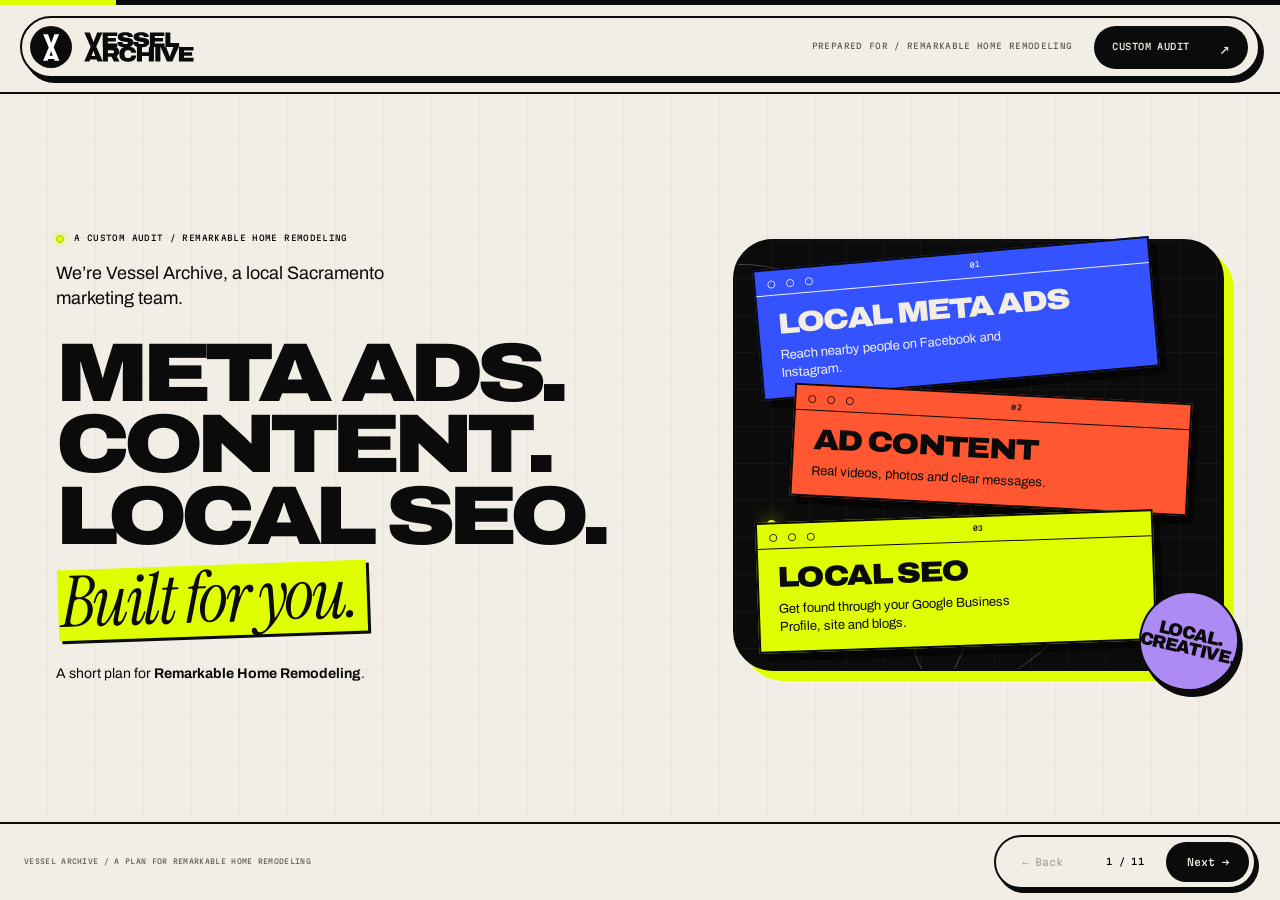
<file: index.html>
<!doctype html><html lang="en"><head><meta charset="utf-8"><meta name="viewport" content="width=device-width,initial-scale=1,viewport-fit=cover"><meta name="robots" content="noindex,nofollow"><meta name="theme-color" content="#f2eee5"><meta name="description" content="A custom local marketing plan for Remarkable Home Remodeling, by Vessel Archive."><title>Remarkable Home Remodeling × Vessel Archive</title><link rel="icon" href="assets/VA_Symbol_Black.svg" type="image/svg+xml"><link rel="preload" href="assets/archivo.woff" as="font" type="font/woff" crossorigin><link rel="stylesheet" href="styles.css?v=remarkable-2"><script src="app.js?v=remarkable-1" defer></script></head><body><div class="reading-progress" aria-hidden="true"><span id="progress"></span></div><header class="masthead"><a class="brand" href="#1" aria-label="Vessel Archive, first page"><span class="brand-disc"><img src="assets/VA_Symbol_White.svg" alt="" width="19" height="30"></span><img class="wordmark" src="assets/VA_Primary_Black.svg" alt="Vessel Archive" width="124" height="36"></a><span class="project-label mono">Prepared for / Remarkable Home Remodeling</span><span class="nav-tag mono">Custom audit <span aria-hidden="true">↗</span></span></header><main class="deck" aria-label="11-page Remarkable Home Remodeling audit"><section class="slide intro-slide graph" id="slide-1" data-page="1" tabindex="-1" aria-label="Page 1" aria-hidden="false"><div class="slide-inner"><div class="cover-grid"><div class="cover-copy"><p class="eyebrow"><span class="signal"></span>A custom audit / Remarkable Home Remodeling</p><p class="intro-note">We’re Vessel Archive, a local Sacramento marketing team.</p><h1 class="mega"><span>META ADS.</span><span>CONTENT.</span><span>LOCAL SEO.</span><em class="highlight">Built for you.</em></h1><p class="prepared">A short plan for <strong>Remarkable Home Remodeling</strong>.</p></div><div class="service-stage"><div class="stage-grid" aria-hidden="true"><div class="orbit orbit-a"></div><div class="orbit orbit-b"></div><span class="orbit-point"></span></div><article class="service-window window cobalt"><div class="window-bar"><span class="window-dots" aria-hidden="true">○ ○ ○</span><span>01</span><span></span></div><div class="service-copy"><h3>Local Meta ads</h3><p>Reach nearby people on Facebook and Instagram.</p></div></article><article class="service-window window orange"><div class="window-bar"><span class="window-dots" aria-hidden="true">○ ○ ○</span><span>02</span><span></span></div><div class="service-copy"><h3>Ad content</h3><p>Real videos, photos and clear messages.</p></div></article><article class="service-window window acid"><div class="window-bar"><span class="window-dots" aria-hidden="true">○ ○ ○</span><span>03</span><span></span></div><div class="service-copy"><h3>Local SEO</h3><p>Get found through your Google Business Profile, site and blogs.</p></div></article><div class="archive-sticker" aria-hidden="true"><strong>LOCAL.<br>CREATIVE.</strong></div></div></div></div></section><section class="slide praise-slide graph" id="slide-2" data-page="2" aria-label="Page 2" tabindex="-1" hidden aria-hidden="true"><div class="slide-inner"><div class="section-heading"><p class="eyebrow"><span class="signal"></span>What you do well</p><h2 class="mega"><span>REAL PROJECTS. </span><em class="highlight">Local trust.</em></h2></div><div class="praise-grid"><div class="praise-copy"><p class="praise-body">You already have a strong starting point: finished spaces, a clear remodeling offer and homeowners willing to recommend you.</p><div class="strength-review"><strong>4.8/5</strong><div><span>56 Google reviews</span><small class="mono">As of November 11, 2026</small></div></div><ul class="strength-points"><li>Your website puts remodeling work front and center.</li><li>Google links to your site and shows your Folsom contact details.</li></ul><p class="praise-transition">Make the details consistent, then make the next step easier.</p></div><div class="praise-proof"><figure class="window proof-shot "><a href="assets/google-profile.jpg" target="_blank" rel="noopener" aria-label="Enlarge: Google: reviews and current contact details"><img src="assets/google-profile.jpg" alt="Google: reviews and current contact details" loading="eager"></a><figcaption>Google: reviews and current contact details · Nov 11, 2026 UTC · <a href="https://www.google.com/maps/place/Remarkable+Home+Remodeling/@38.643991,-121.1209223,16z/data=!3m1!4b1!4m6!3m5!1s0x809ae68659af1965:0x2e19635e4acacc81!8m2!3d38.643991!4d-121.1209223!16s%2Fg%2F11c5rs_1tz?entry=ttu&amp;g_ep=EgoyMDI2MTEwOS4wIKXMDSoASAFQAw%3D%3D" target="_blank" rel="noopener">Source ↗</a> · Open image</figcaption></figure><figure class="window proof-shot "><a href="assets/home-desktop-2026-11-11.jpg" target="_blank" rel="noopener" aria-label="Enlarge: Your homepage and service offer"><img src="assets/home-desktop-2026-11-11.jpg" alt="Your homepage and service offer" loading="eager"></a><figcaption>Your homepage and service offer · Nov 11, 2026 UTC · <a href="https://remarkablehomeremodeling.com/" target="_blank" rel="noopener">Source ↗</a> · Open image</figcaption></figure></div></div></div></section><section class="slide list-slide findings-slide graph" id="slide-3" data-page="3" aria-label="Page 3" tabindex="-1" hidden aria-hidden="true"><div class="slide-inner"><div class="section-heading"><p class="eyebrow"><span class="signal"></span>What we found / 1 of 3</p><h2 class="mega"><span>FINDINGS. </span><em class="highlight">Worth fixing.</em></h2></div><div class="finding-rows"><article class="finding-row"><div class="finding-copy"><span class="row-number">01</span><div><h3>Some listings tell a different story.</h3><p>Your site and Google use Folsom and 916-848-2026. BBB and Best of Orangevale use 5911 Beech Ave, Orangevale and 916-947-7990. Confirm which details should remain public.</p><p class="finding-scope">Observed differences, not failed calls. Google and the website agree.</p></div></div><div class="proof-pair"><figure class="window proof-shot "><a href="assets/bbb-overview.jpg" target="_blank" rel="noopener" aria-label="Enlarge: BBB: Orangevale address and other phone"><img src="assets/bbb-overview.jpg" alt="BBB: Orangevale address and other phone" loading="eager"></a><figcaption>BBB: Orangevale address and other phone · Nov 11, 2026 UTC · <a href="https://www.bbb.org/us/ca/orangevale/profile/remodel-contractors/remarkable-home-remodeling-1156-90102273" target="_blank" rel="noopener">Source ↗</a> · Open image</figcaption></figure><figure class="window proof-shot "><a href="assets/best-orangevale.jpg" target="_blank" rel="noopener" aria-label="Enlarge: Best of Orangevale: same alternate details"><img src="assets/best-orangevale.jpg" alt="Best of Orangevale: same alternate details" loading="eager"></a><figcaption>Best of Orangevale: same alternate details · Nov 11, 2026 UTC · <a href="https://www.bestoforangevale.com/contender/4943/remarkable-home-remodeling" target="_blank" rel="noopener">Source ↗</a> · Open image</figcaption></figure></div></article><article class="finding-row"><div class="finding-copy"><span class="row-number">02</span><div><h3>One article sends readers to another number.</h3><p>The Roseville kitchen article asks readers to call 916-947-7990. Your contact page says 916-848-2026. Align the article’s next step with the route your team wants homeowners to use.</p><p class="finding-scope">Live article and contact page compared. Neither number was called.</p></div></div><div class="proof-pair"><figure class="window proof-shot "><a href="assets/roseville-old-phone-2026-11-11.jpg" target="_blank" rel="noopener" aria-label="Enlarge: Roseville article: 916-947-7990"><img src="assets/roseville-old-phone-2026-11-11.jpg" alt="Roseville article: 916-947-7990" loading="eager"></a><figcaption>Roseville article: 916-947-7990 · Nov 11, 2026 UTC · <a href="https://remarkablehomeremodeling.com/blog/kitchen-remodel-roseville-ca/" target="_blank" rel="noopener">Source ↗</a> · Open image</figcaption></figure><figure class="window proof-shot "><a href="assets/contact-form-and-nap-2026-11-11.jpg" target="_blank" rel="noopener" aria-label="Enlarge: Contact page: 916-848-2026"><img src="assets/contact-form-and-nap-2026-11-11.jpg" alt="Contact page: 916-848-2026" loading="eager"></a><figcaption>Contact page: 916-848-2026 · Nov 11, 2026 UTC · <a href="https://remarkablehomeremodeling.com/contact/" target="_blank" rel="noopener">Source ↗</a> · Open image</figcaption></figure></div></article></div></div></section><section class="slide list-slide findings-slide graph" id="slide-4" data-page="4" aria-label="Page 4" tabindex="-1" hidden aria-hidden="true"><div class="slide-inner"><div class="section-heading"><p class="eyebrow"><span class="signal"></span>What we found / 2 of 3</p><h2 class="mega"><span>FINDINGS. </span><em class="highlight">Worth fixing.</em></h2></div><div class="finding-rows"><article class="finding-row"><div class="finding-copy"><span class="row-number">03</span><div><h3>The mobile hero takes longer to appear.</h3><p>PageSpeed measured 4.5-second largest contentful paint on mobile, with a performance score of 84. Desktop scored 99 with 0.9-second LCP. Prioritize the phone experience and retest.</p><p class="finding-scope">One Nov 11 lab run. Mobile used simulated Slow 4G; not every visitor’s experience.</p></div></div><div class="proof-pair"><figure class="window proof-shot "><a href="assets/psi-mobile-score-2026-11-11.jpg" target="_blank" rel="noopener" aria-label="Enlarge: Mobile: score 84 and 4.5-second LCP"><img src="assets/psi-mobile-score-2026-11-11.jpg" alt="Mobile: score 84 and 4.5-second LCP" loading="eager"></a><figcaption>Mobile: score 84 and 4.5-second LCP · Nov 11, 2026 UTC · <a href="https://pagespeed.web.dev/analysis/https-remarkablehomeremodeling-com/2hb4cq27jg?form_factor=mobile" target="_blank" rel="noopener">Source ↗</a> · Open image</figcaption></figure><figure class="window proof-shot "><a href="assets/psi-desktop-2026-11-11.jpg" target="_blank" rel="noopener" aria-label="Enlarge: Desktop: score 99 and 0.9-second LCP"><img src="assets/psi-desktop-2026-11-11.jpg" alt="Desktop: score 99 and 0.9-second LCP" loading="eager"></a><figcaption>Desktop: score 99 and 0.9-second LCP · Nov 11, 2026 UTC · <a href="https://pagespeed.web.dev/analysis/https-remarkablehomeremodeling-com/2hb4cq27jg?form_factor=desktop" target="_blank" rel="noopener">Source ↗</a> · Open image</figcaption></figure></div></article><article class="finding-row"><div class="finding-copy"><span class="row-number">04</span><div><h3>Google does not show business hours.</h3><p>The public profile offers “Add hours” instead of displaying a schedule. Add the right call or office hours so homeowners know when to expect someone.</p><p class="finding-scope">Observed on the public profile. Confirm the schedule and location type before updating.</p></div></div><figure class="window proof-shot "><a href="assets/google-hours-post.jpg" target="_blank" rel="noopener" aria-label="Enlarge: Google: “Add hours” prompt"><img src="assets/google-hours-post.jpg" alt="Google: “Add hours” prompt" loading="eager"></a><figcaption>Google: “Add hours” prompt · Nov 11, 2026 UTC · <a href="https://www.google.com/maps/place/Remarkable+Home+Remodeling/@38.643991,-121.1209223,16z/data=!3m1!4b1!4m6!3m5!1s0x809ae68659af1965:0x2e19635e4acacc81!8m2!3d38.643991!4d-121.1209223!16s%2Fg%2F11c5rs_1tz?entry=ttu&amp;g_ep=EgoyMDI2MTEwOS4wIKXMDSoASAFQAw%3D%3D" target="_blank" rel="noopener">Source ↗</a> · Open image</figcaption></figure></article></div></div></section><section class="slide list-slide findings-slide graph" id="slide-5" data-page="5" aria-label="Page 5" tabindex="-1" hidden aria-hidden="true"><div class="slide-inner"><div class="section-heading"><p class="eyebrow"><span class="signal"></span>What we found / 3 of 3</p><h2 class="mega"><span>FINDINGS. </span><em class="highlight">Worth fixing.</em></h2></div><div class="finding-rows"><article class="finding-row"><div class="finding-copy"><span class="row-number">05</span><div><h3>Test a lighter first inquiry.</h3><p>The contact form marks nine fields as required, including city, project timing and question category. Test collecting only the essentials first, then ask the rest in follow-up.</p><p class="finding-scope">Field labels observed; form not submitted. Abandonment and lead quality were not measured.</p></div></div><div class="proof-pair"><figure class="window proof-shot tall-proof"><a href="assets/contact-full-page-2026-11-11.jpg" target="_blank" rel="noopener" aria-label="Enlarge: Full form: open image to inspect all fields"><img src="assets/contact-full-page-2026-11-11.jpg" alt="Full form: open image to inspect all fields" loading="eager"></a><figcaption>Full form: open image to inspect all fields · Nov 11, 2026 UTC · <a href="https://remarkablehomeremodeling.com/contact/" target="_blank" rel="noopener">Source ↗</a> · Open image</figcaption></figure><figure class="window proof-shot "><a href="assets/contact-form-bottom-2026-11-11.jpg" target="_blank" rel="noopener" aria-label="Enlarge: Submission area and consent choices"><img src="assets/contact-form-bottom-2026-11-11.jpg" alt="Submission area and consent choices" loading="eager"></a><figcaption>Submission area and consent choices · Nov 11, 2026 UTC · <a href="https://remarkablehomeremodeling.com/contact/" target="_blank" rel="noopener">Source ↗</a> · Open image</figcaption></figure></div></article><article class="finding-row"><div class="finding-copy"><span class="row-number">06</span><div><h3>Give project photos a fuller story.</h3><p>The Sacramento kitchen case names the location and project type, then shows photos. Add the homeowner’s goal, the work completed and the main design decisions.</p><p class="finding-scope">Opportunity on this specific portfolio page. Other articles already include project narratives.</p></div></div><figure class="window proof-shot "><a href="assets/project-case-context-2026-11-11.jpg" target="_blank" rel="noopener" aria-label="Enlarge: Sacramento kitchen: photo-led case page"><img src="assets/project-case-context-2026-11-11.jpg" alt="Sacramento kitchen: photo-led case page" loading="eager"></a><figcaption>Sacramento kitchen: photo-led case page · Nov 11, 2026 UTC · <a href="https://remarkablehomeremodeling.com/portfolio/kitchen-remodel-in-sacramento-ca/" target="_blank" rel="noopener">Source ↗</a> · Open image</figcaption></figure></article></div></div></section><section class="slide list-slide fixes-slide dark" id="slide-6" data-page="6" aria-label="Page 6" tabindex="-1" hidden aria-hidden="true"><div class="slide-inner"><div class="section-heading"><p class="eyebrow"><span class="signal"></span>How we would help / 1 of 2</p><h2 class="mega"><span>HERE’S THE FIX. </span><em class="highlight">The work we’d do.</em></h2></div><div class="audit-rows"><article class="audit-row"><span class="row-number fix-number">01 + 02</span><div class="row-content"><h3>Make every contact route deliberate.</h3><p>Confirm your current address, main phone and any tracking numbers. Update the named listings and article, then check the call and contact links together.</p></div></article><article class="audit-row"><span class="row-number fix-number">03 + 04</span><div class="row-content"><h3>Make the first impression easier.</h3><p>Improve the mobile hero’s loading, retest under the same conditions and add accurate Google hours. Keep the route to a project conversation clear.</p></div></article></div></div></section><section class="slide list-slide fixes-slide dark" id="slide-7" data-page="7" aria-label="Page 7" tabindex="-1" hidden aria-hidden="true"><div class="slide-inner"><div class="section-heading"><p class="eyebrow"><span class="signal"></span>How we would help / 2 of 2</p><h2 class="mega"><span>HERE’S THE FIX. </span><em class="highlight">The work we’d do.</em></h2></div><div class="audit-rows"><article class="audit-row"><span class="row-number fix-number">05</span><div class="row-content"><h3>Make inquiry and follow-up work together.</h3><p>Test a shorter first-contact form against the current one. State when the team will reply, route each inquiry to an owner and track qualified conversations, not just submissions.</p></div></article><article class="audit-row"><span class="row-number fix-number">06</span><div class="row-content"><h3>Turn finished rooms into useful stories.</h3><p>Build case stories and short videos from approved project footage. Explain the brief, choices and result, then connect each story to a relevant consultation page.</p></div></article></div></div></section><section class="slide videos-slide graph" id="slide-8" data-page="8" aria-label="Page 8" tabindex="-1" hidden aria-hidden="true"><div class="slide-inner"><div class="section-heading"><p class="eyebrow"><span class="signal"></span>Ideas for your next shoot</p><h2 class="mega"><span>REAL VIDEOS. </span><em class="highlight">Made for your business.</em></h2></div><div class="creative-cards"><article class="creative-card window cobalt"><div class="window-bar"><span class="window-dots" aria-hidden="true">○ ○ ○</span><span>Video idea</span><span>01</span></div><div class="creative-copy"><span class="creative-number" aria-hidden="true">01</span><div><h3>One kitchen, explained</h3><p>Walk through a real kitchen before and after. Explain the layout problem, one design choice and how the finished room works.</p></div></div></article><article class="creative-card window orange"><div class="window-bar"><span class="window-dots" aria-hidden="true">○ ○ ○</span><span>Video idea</span><span>02</span></div><div class="creative-copy"><span class="creative-number" aria-hidden="true">02</span><div><h3>What stays? What changes?</h3><p>Show how the team decides whether to keep a layout, move a wall or replace cabinetry. Use one approved project as the example.</p></div></div></article><article class="creative-card window acid"><div class="window-bar"><span class="window-dots" aria-hidden="true">○ ○ ○</span><span>Video idea</span><span>03</span></div><div class="creative-copy"><span class="creative-number" aria-hidden="true">03</span><div><h3>Your first conversation</h3><p>Let a team member explain what homeowners should bring, what happens after an inquiry and how the next step is agreed.</p></div></div></article></div></div></section><section class="slide roadmap-slide roadmap-first dark" id="slide-9" data-page="9" tabindex="-1" aria-label="Page 9" hidden aria-hidden="true"><div class="slide-inner"><div class="section-heading"><p class="eyebrow"><span class="signal"></span>A proposed starting plan / 1 of 2</p><h2 class="mega"><span>THE FIRST </span><em class="highlight">90 days.</em></h2></div><div class="roadmap-cards roadmap-pair"><article class="roadmap-card window acid"><div class="roadmap-copy"><span class="roadmap-label mono">Days 1–30</span><div><h3>Fix and prepare</h3><p>Confirm contact details, improve the inquiry route and speed up the mobile hero. Script and shoot approved project stories, then prepare local ad tests around the services you want to grow.</p></div></div></article><article class="roadmap-card window cobalt"><div class="roadmap-copy"><span class="roadmap-label mono">Days 31–60</span><div><h3>Learn and sharpen</h3><p>Compare which videos and landing pages bring qualified calls and project conversations. Review lead follow-up with your team and refine the message, form and audience.</p></div></div></article></div><p class="roadmap-note mono">Proposed timing depends on agreed scope, access and team approvals.</p></div></section><section class="slide roadmap-slide roadmap-second dark" id="slide-10" data-page="10" tabindex="-1" aria-label="Page 10" hidden aria-hidden="true"><div class="slide-inner"><div class="section-heading"><p class="eyebrow"><span class="signal"></span>A proposed starting plan / 2 of 2</p><h2 class="mega"><span>KEEP IT </span><em class="highlight">moving.</em></h2></div><div class="roadmap-finish"><div class="roadmap-cards roadmap-single"><article class="roadmap-card window orange"><div class="roadmap-copy"><span class="roadmap-label mono">Days 61–90</span><div><h3>Double down</h3><p>Create more stories around the work and messages that produce useful inquiries. Refresh approved ads, improve the site and keep business details current across priority listings.</p></div></div></article></div><div class="roadmap-loop"><span class="mono">Then, every month</span><p>Then repeat each month: shoot, launch, learn and improve.</p></div></div><p class="roadmap-note mono">Proposed timing depends on agreed scope, access and team approvals.</p></div></section><section class="slide close-slide graph" id="slide-11" data-page="11" tabindex="-1" aria-label="Page 11" hidden aria-hidden="true"><div class="slide-inner"><div class="close-top"><div><p class="eyebrow"><span class="signal"></span>From one local team to another</p><h2 class="mega"><span>Good local businesses deserve </span><em class="highlight">to grow.</em></h2></div><div class="closing-symbol" aria-hidden="true"><img src="assets/VA_Symbol_Black.svg" alt=""></div></div><div class="close-bottom"><p class="lead">Whether we work together or not, we hope this helps. We love seeing Sacramento-area businesses do well. If you’d like, we can talk through the next step.</p><div class="actions"><a class="button" href="mailto:teo@vessel-archive.com">Plan a quick call <span aria-hidden="true">↗</span></a><a class="work-link mono" href="https://vessel-archive.com/" target="_blank" rel="noopener">See our work <span aria-hidden="true">↗</span></a></div></div><div class="footer-wordmark"><img src="assets/VA_Primary_Black.svg" alt="Vessel Archive"></div></div></section></main><footer class="deck-footer"><span class="footer-label mono">Vessel Archive / A plan for Remarkable Home Remodeling</span><nav class="controls" aria-label="Page navigation"><button id="back" type="button" disabled aria-label="Previous page">← <span>Back</span></button><div class="count mono"><strong id="page-number">1 / 11</strong></div><button id="next" type="button" aria-label="Next page"><span>Next</span> →</button></nav></footer><div id="page-status" class="visually-hidden" aria-live="polite" aria-atomic="true"></div></body></html>
</file>
<file: styles.css>
/* V4: the original Modern Aesthetics / Vessel composition, in seven pages. */
@font-face{font-family:Archivo;src:url('assets/archivo.woff') format('woff');font-weight:100 900;font-stretch:62% 125%;font-display:swap}
@font-face{font-family:Instrument;src:url('assets/instrument-serif-italic.woff') format('woff');font-weight:400;font-style:italic;font-display:swap}
@font-face{font-family:Martian;src:url('assets/martian-mono.woff') format('woff');font-weight:500;font-display:swap}
:root{--paper:#f2eee5;--ink:#0b0b0b;--lime:#dfff00;--orange:#ff5731;--blue:#3452ff;--purple:#ae8af5;--muted:#656158;--line:#0b0b0b35;--mono:Martian,monospace;--serif:Instrument,Georgia,serif;--pad:clamp(24px,4.4vw,84px)}
*{box-sizing:border-box}html,body{margin:0;width:100%;height:100%;overflow:hidden}body{height:100svh;height:100dvh;background:var(--paper);color:var(--ink);font-family:Archivo,Arial,sans-serif;font-variation-settings:"wdth" 100;font-size:18px;line-height:1.5;-webkit-font-smoothing:antialiased;text-size-adjust:100%;display:flex;flex-direction:column}button,a{touch-action:manipulation;-webkit-tap-highlight-color:transparent}a{color:inherit;text-decoration:none}button{font:inherit;color:inherit;cursor:pointer}button:focus-visible,a:focus-visible{outline:3px solid var(--blue);outline-offset:5px}.dark :focus-visible{outline-color:var(--lime)}img{display:block;max-width:100%}p,h1,h2,h3,h4,figure{margin:0}h1,h2,h3{font-weight:900;font-variation-settings:"wdth" 117,"wght" 900;letter-spacing:-.055em;line-height:.95}em{font-family:var(--serif);font-variation-settings:normal;font-weight:400;font-style:italic;text-transform:none;letter-spacing:-.035em}[hidden]{display:none!important}::selection{background:var(--lime);color:var(--ink)}.mono,.eyebrow{font:500 9px/1.65 var(--mono);letter-spacing:.045em;text-transform:uppercase}.eyebrow{display:flex;align-items:center;gap:10px;margin-bottom:23px}.signal{width:8px;height:8px;flex:0 0 auto;background:var(--lime);border:1px solid #b3c900;box-shadow:0 0 0 4px #dfff0030;border-radius:50%}.masthead{flex:0 0 62px;margin:16px 20px 0;border:2px solid var(--ink);border-radius:40px;background:var(--paper);box-shadow:4px 5px 0 var(--ink);z-index:20;display:flex;align-items:center;justify-content:space-between;gap:22px;padding:7px 10px 7px 8px}.brand{display:flex;gap:11px;align-items:center;flex-shrink:0}.brand-disc{width:42px;height:42px;display:grid;place-items:center;background:var(--ink);border-radius:50%}.brand-disc img{height:29px;width:auto}.wordmark{width:112px;height:auto}.project-label{font-size:8px;color:var(--muted);margin-left:auto;text-align:right}.nav-tag{display:flex;align-items:center;gap:30px;background:var(--ink);color:var(--paper);border-radius:28px;padding:13px 18px;font-size:9px}.nav-tag>span{font-size:17px;line-height:1}.reading-progress{position:fixed;top:0;left:0;right:0;height:5px;z-index:40;background:var(--ink)}.reading-progress>span{height:100%;display:block;width:14.2857%;background:var(--lime);transition:width .2s}.deck{flex:1;min-height:0;margin-top:14px;position:relative}.slide{height:100%;overflow:auto;overscroll-behavior:contain;scrollbar-width:thin;outline:none;position:relative;isolation:isolate;padding:clamp(25px,3.5vh,44px) var(--pad);border-top:2px solid var(--ink);border-bottom:2px solid var(--ink)}.slide-inner{max-width:1490px;min-height:100%;margin:auto;display:flex;flex-direction:column;justify-content:center}.graph{background-color:var(--paper);background-image:linear-gradient(#0b0b0b08 1px,transparent 1px),linear-gradient(90deg,#0b0b0b08 1px,transparent 1px);background-size:48px 48px;background-position:-1px -1px}.dark{background:var(--ink);color:var(--paper)}.mega{font-size:clamp(55px,6.7vw,108px);line-height:.84;letter-spacing:-.075em;text-transform:uppercase;font-variation-settings:"wdth" 117,"wght" 900;font-weight:900}.mega>span{display:block}.mega>em{display:block;font-size:.91em;line-height:.92;margin:.12em 0 .08em .025em;position:relative;width:fit-content;max-width:100%}.mega .highlight{background:var(--lime);color:var(--ink);padding:.015em .12em .07em .04em;transform:rotate(-2deg);box-shadow:3px 3px 0 var(--ink);z-index:1}.lead{font-size:clamp(17px,1.35vw,21px);line-height:1.5;letter-spacing:-.018em;max-width:41ch}.cover-grid{display:grid;grid-template-columns:minmax(0,1.1fr) minmax(0,.9fr);gap:6vw;align-items:center}.cover-copy .mega{font-size:clamp(54px,6.5vw,104px);line-height:.86}.cover-copy .mega>span{white-space:nowrap}.cover-copy .mega>em{font-size:.85em;margin-top:.18em;white-space:nowrap}.intro-note{font-size:18px;line-height:1.4;max-width:34ch;margin-bottom:26px}.prepared{font-size:14px;line-height:1.5;max-width:42ch;margin-top:27px}.cover-copy .eyebrow{font-size:8px;margin-bottom:16px}.window{border:2px solid var(--ink);background:var(--paper);position:relative;box-shadow:8px 9px 0 var(--ink)}.window-bar{height:34px;border-bottom:1px solid var(--ink);padding:0 12px;display:flex;align-items:center;justify-content:space-between;gap:12px;font:500 7px/1.4 var(--mono);letter-spacing:.02em;text-transform:uppercase}.window-dots{white-space:nowrap;font-size:13px;letter-spacing:1px}.service-stage{height:455px;position:relative;padding:22px 24px 16px}.stage-grid{position:absolute;inset:8px 0 15px;background-color:var(--ink);background-image:linear-gradient(#ffffff09 1px,transparent 1px),linear-gradient(90deg,#ffffff09 1px,transparent 1px);background-size:37px 37px;border:2px solid var(--ink);border-radius:40px;box-shadow:10px 10px 0 var(--lime);overflow:hidden}.orbit{position:absolute;border:1px solid #f2eee540;border-radius:50%;width:490px;height:490px;left:-180px;top:10px;transform:rotate(-25deg) scaleX(.65)}.orbit-b{left:130px;top:150px;width:320px;height:320px;transform:rotate(35deg) scaleX(.5)}.orbit-point{position:absolute;width:9px;height:9px;border-radius:50%;background:var(--lime);left:32px;bottom:140px;box-shadow:0 0 18px var(--lime)}.service-window{width:90%;max-width:430px;box-shadow:7px 8px 0 #0008}.service-window:nth-of-type(1){transform:rotate(-5deg);z-index:2}.service-window:nth-of-type(2){margin:10px 0 0 8%;transform:rotate(3deg);z-index:3}.service-window:nth-of-type(3){margin:10px 0 0 0;transform:rotate(-2deg);z-index:4}.service-window .window-bar{height:25px;border-color:currentColor}.service-copy{padding:15px 19px}.service-copy h3{font-size:29px;line-height:.95;text-transform:uppercase}.service-copy p{font-size:13px;line-height:1.4;margin-top:8px;max-width:39ch}.cobalt{background:var(--blue);color:var(--paper)}.orange{background:var(--orange);color:var(--ink)}.acid{background:var(--lime);color:var(--ink)}.archive-sticker{position:absolute;right:-10px;top:6px;z-index:5;border:2px solid var(--ink);background:var(--purple);width:116px;height:116px;border-radius:50%;box-shadow:5px 5px 0 var(--ink);display:flex;align-items:center;justify-content:center;flex-direction:column;transform:rotate(13deg);gap:6px}.archive-sticker .mono{font-size:6px}.archive-sticker strong{font-size:22px;font-weight:900;line-height:.86;text-align:center;letter-spacing:-.06em}.service-stage .archive-sticker{right:-15px;top:auto;bottom:-5px;width:100px;height:100px}.service-stage .archive-sticker strong{font-size:18px}.service-stage .archive-sticker .mono{font-size:5px}.strength-layout{display:grid;grid-template-columns:minmax(0,1.08fr) minmax(0,.92fr);gap:6vw;align-items:center}.strength-copy .mega{font-size:clamp(47px,5.9vw,90px)}.strength-copy>.lead{margin-top:27px}.why{border-left:3px solid var(--orange);padding-left:15px;margin-top:22px;max-width:45ch}.why .label{font-size:8px}.why p{font-size:16px;line-height:1.45;margin-top:7px}.source{display:inline-flex;gap:18px;align-items:center;font-size:8px;border-bottom:1px solid currentColor;padding-bottom:3px;margin-top:20px;line-height:1.5}.source span{font-size:14px;line-height:1}.archive-stage{position:relative;height:470px;padding:22px 25px 34px}.portrait-window{width:91%;height:100%;transform:rotate(-5deg);border-color:var(--paper);box-shadow:12px 17px 0 #0005;z-index:2;display:flex;flex-direction:column}.portrait-window .window-bar{background:var(--blue);color:var(--paper);border-color:var(--paper);font-size:6px;flex:0 0 32px}.portrait{width:100%;height:0;flex:1;min-height:0;object-fit:cover;object-position:center 25%}.portrait-caption{background:var(--orange);padding:17px 15px;border-top:1px solid var(--paper)}.portrait-caption>strong{font-size:26px;line-height:.95;letter-spacing:-.065em;font-variation-settings:"wdth" 117,"wght" 900;font-weight:900;display:block}.portrait-caption .mono{display:block;font-size:6px;margin-top:8px}.logo-image .portrait{object-fit:contain;background:#fff;padding:20px}.archive-stage .archive-sticker{right:-9px;top:35px}.strength-layout.no-image{grid-template-columns:1fr;max-width:1000px}.finding-grid{display:grid;grid-template-columns:minmax(0,1.03fr) minmax(0,.97fr);gap:6vw;align-items:center}.finding-heading .mega{font-size:clamp(45px,5.7vw,88px);line-height:.88}.finding-heading .eyebrow{color:var(--lime)}.impact{margin-top:32px;padding-left:16px;border-left:3px solid var(--orange);max-width:40ch}.impact .label{color:var(--lime);font-size:8px}.impact p{font-size:clamp(17px,1.5vw,22px);line-height:1.45;margin-top:8px}.proof-window{color:var(--ink);border-color:var(--paper);box-shadow:8px 9px 0 #f2eee525;transform:rotate(2deg)}.issue-2 .proof-window{transform:rotate(-2deg)}.proof-window>.window-bar{background:var(--paper)}.proof-face{border-bottom:2px solid var(--ink);padding:28px;display:flex;gap:25px;align-items:center;min-height:190px}.finding-number{font-size:clamp(72px,7vw,108px);font-weight:900;font-variation-settings:"wdth" 117,"wght" 900;letter-spacing:-.08em;line-height:.85}.proof-face .label{font-size:8px;display:block;margin-bottom:10px}.proof-face p{font-size:22px;line-height:1.35;letter-spacing:-.02em}.fix{padding:27px 28px 17px}.fix .label{display:inline-block;background:var(--lime);padding:3px 6px;font-size:8px}.fix p{font-size:21px;line-height:1.4;margin-top:11px}.proof-footer{padding:0 28px 23px}.proof-footer .source{margin-top:8px}.plan-slide .mega{font-size:clamp(52px,6.3vw,96px);max-width:1100px}.plan-slide .eyebrow{color:var(--lime)}.steps{display:grid;grid-template-columns:repeat(3,minmax(0,1fr));gap:28px;margin:42px 7px 10px;align-items:stretch}.step{border-color:var(--paper);box-shadow:7px 8px 0 #f2eee525;min-width:0}.step:nth-child(1){transform:rotate(-2deg)}.step:nth-child(2){transform:translateY(12px) rotate(1deg)}.step:nth-child(3){transform:rotate(2deg)}.step .window-bar{border-color:currentColor}.step-copy{padding:22px}.step .number{font-size:61px;line-height:.9;font-variation-settings:"wdth" 117,"wght" 900;font-weight:900;letter-spacing:-.07em;display:block;margin-bottom:24px}.step h3{font-size:30px;line-height:.98;text-transform:uppercase}.step p{font-size:18px;line-height:1.4;margin-top:15px}.close-top{display:grid;grid-template-columns:1fr 220px;gap:7vw;align-items:center}.close-top .mega{font-size:clamp(58px,7.3vw,115px);max-width:1000px}.closing-symbol{width:210px;height:210px;background:var(--purple);border:2px solid var(--ink);border-radius:50%;display:grid;place-items:center;box-shadow:8px 8px 0 var(--ink);transform:rotate(12deg)}.closing-symbol img{width:80px;height:132px}.close-bottom{display:flex;justify-content:space-between;gap:35px;align-items:center;margin-top:32px}.close-bottom .lead{max-width:45ch}.actions{display:flex;flex-direction:column;align-items:flex-start;gap:20px;flex:0 0 auto}.button{background:var(--lime);color:var(--ink);border:2px solid var(--ink);box-shadow:5px 5px 0 var(--ink);padding:17px 21px;display:inline-flex;align-items:center;justify-content:space-between;gap:40px;font:500 10px/1.4 var(--mono);text-transform:uppercase;transition:transform .2s,box-shadow .2s}.button span{font-size:20px}.button:hover{transform:translate(3px,3px);box-shadow:2px 2px 0 var(--ink)}.work-link{border-bottom:1px solid var(--ink);padding-bottom:3px;font-size:9px}.footer-wordmark{border-top:2px solid var(--ink);margin-top:32px;padding-top:24px}.footer-wordmark img{height:clamp(70px,10vh,115px);width:100%;object-fit:contain}.deck-footer{flex:0 0 74px;padding:11px 24px;display:flex;align-items:center;justify-content:space-between;gap:25px}.footer-label{font-size:7px;color:var(--muted)}.controls{border:2px solid var(--ink);border-radius:40px;background:var(--paper);box-shadow:3px 4px 0 var(--ink);padding:5px;display:flex;align-items:center;gap:17px}.controls button{border:0;border-radius:24px;background:transparent;font:500 10px/1 var(--mono);padding:13px 15px;min-height:40px;min-width:83px}.controls button:disabled{opacity:.3;cursor:default}.controls #next{background:var(--ink);color:var(--paper)}.count{font-size:9px;min-width:48px;text-align:center}.count strong{font-weight:500}.visually-hidden{position:absolute;width:1px;height:1px;overflow:hidden;clip:rect(0,0,0,0);white-space:nowrap}.slide p,.slide h1,.slide h2,.slide h3{overflow-wrap:break-word}
@media(min-width:761px) and (max-height:760px){.slide{padding-top:24px;padding-bottom:24px}.cover-copy .mega{font-size:clamp(54px,5.7vw,84px)}.intro-note{margin-bottom:19px;font-size:16px}.prepared{margin-top:20px}.service-stage{height:410px}.service-copy{padding:12px 16px}.service-copy h3{font-size:25px}.service-copy p{font-size:12px}.strength-copy .mega{font-size:clamp(45px,5.2vw,75px)}.archive-stage{height:405px}.strength-copy>.lead{margin-top:22px;font-size:17px}.why{margin-top:17px}.why p{font-size:14px}.finding-heading .mega{font-size:clamp(45px,5.2vw,75px)}.proof-face{padding:23px;min-height:155px}.proof-face p{font-size:19px}.fix{padding:21px 23px 13px}.fix p{font-size:19px}.proof-footer{padding:0 23px 19px}.plan-slide .mega{font-size:clamp(48px,5.4vw,78px)}.steps{margin-top:32px;gap:24px}.step-copy{padding:18px}.step .number{font-size:47px;margin-bottom:18px}.step h3{font-size:26px}.step p{font-size:16px}.close-top .mega{font-size:clamp(54px,6.2vw,94px)}.closing-symbol{width:170px;height:170px}.closing-symbol img{height:110px;width:67px}.close-bottom{margin-top:26px}.footer-wordmark{margin-top:24px;padding-top:17px}.footer-wordmark img{height:70px}}
@media(max-width:1000px) and (min-width:761px){.cover-grid,.strength-layout,.finding-grid{gap:4vw}.service-stage{padding:28px 13px 20px}.service-copy h3{font-size:24px}.service-copy p{font-size:12px}.archive-sticker{width:95px;height:95px}.archive-sticker strong{font-size:18px}.archive-sticker .mono{font-size:5px}.proof-face{display:block}.finding-number{display:none}.proof-face p{font-size:19px}.fix p{font-size:18px}.step h3{font-size:25px}.step p{font-size:16px}.close-top{grid-template-columns:1fr 170px}.closing-symbol{width:160px;height:160px}.closing-symbol img{height:100px;width:61px}}
@media(max-width:760px){:root{--pad:23px}body{font-size:16px}.masthead{flex-basis:51px;min-height:51px;margin:10px 12px 0;padding:5px 8px 5px 5px;gap:10px;box-shadow:3px 4px 0 var(--ink)}.brand{gap:7px}.brand-disc{width:34px;height:34px}.brand-disc img{height:24px}.wordmark{width:84px}.project-label{font-size:6px;max-width:48%;line-height:1.5;padding-right:6px}.nav-tag{display:none}.deck{margin-top:11px}.slide{padding:25px var(--pad) 28px}.slide-inner{justify-content:center}.eyebrow{font-size:7px;line-height:1.6;gap:8px;margin-bottom:18px}.signal{width:6px;height:6px;box-shadow:0 0 0 3px #dfff0030}.cover-grid,.strength-layout,.finding-grid{display:flex;flex-direction:column;align-items:stretch;gap:26px}.cover-copy .eyebrow{font-size:6px;margin-bottom:13px}.intro-note{font-size:15px;max-width:33ch;line-height:1.4;margin-bottom:20px}.cover-copy .mega{font-size:clamp(44px,12.15vw,79px);line-height:.86}.cover-copy .mega>em{font-size:.85em;margin-top:.15em}.prepared{font-size:12px;margin-top:20px;max-width:39ch}.service-stage{height:auto;padding:0 3px;margin:0 2px 5px;display:grid;grid-template-columns:repeat(3,minmax(0,1fr));gap:8px}.service-stage .stage-grid,.service-stage .archive-sticker{display:none}.service-window{width:100%;margin:0!important;box-shadow:3px 4px 0 var(--ink)}.service-window:nth-of-type(1){transform:rotate(-3deg)}.service-window:nth-of-type(2){transform:translateY(6px) rotate(1deg)}.service-window:nth-of-type(3){transform:rotate(3deg)}.service-window .window-bar{height:21px;padding:0 5px;font-size:4px;gap:0}.service-window .window-dots{font-size:9px;letter-spacing:0}.service-window .window-bar>span:last-child{display:none}.service-copy{padding:12px 8px 13px}.service-copy h3{font-size:16px;line-height:.98;letter-spacing:-.055em}.service-copy p{font-size:10px;line-height:1.4;margin-top:9px}.strength-layout{gap:20px}.strength-copy .mega{font-size:clamp(36px,10.6vw,63px);line-height:.88}.strength-copy>.lead{font-size:16px;line-height:1.45;margin-top:20px;max-width:none}.why{margin-top:16px;padding-left:12px}.why .label{font-size:6px}.why p{font-size:13px;line-height:1.4;margin-top:5px}.source{font-size:6px;margin-top:14px;gap:13px}.source span{font-size:12px}.archive-stage{height:218px;padding:13px 25px 15px;margin:0 3px}.archive-stage .stage-grid{inset:5px 6px 7px;border-radius:25px;box-shadow:6px 6px 0 var(--lime)}.portrait-window{width:88%;transform:rotate(-4deg);box-shadow:6px 7px 0 #0005}.portrait-window .window-bar{height:24px;flex-basis:24px;font-size:5px;padding:0 8px}.portrait-window .window-dots{font-size:10px}.portrait-caption{padding:9px 10px}.portrait-caption>strong{font-size:17px;line-height:.95}.portrait-caption .mono{font-size:4.5px;margin-top:5px}.portrait{object-position:center 25%}.archive-stage .archive-sticker{right:-2px;top:19px;width:78px;height:78px;box-shadow:3px 3px 0 var(--ink);gap:4px}.archive-stage .archive-sticker strong{font-size:16px}.archive-stage .archive-sticker .mono{font-size:4px}.logo-image .portrait{padding:10px}.finding-grid{gap:26px}.finding-heading .mega{font-size:clamp(35px,10.5vw,63px);line-height:.89}.finding-heading .eyebrow{margin-bottom:18px}.impact{margin-top:22px;padding-left:12px;max-width:none}.impact .label{font-size:6px}.impact p{font-size:15px;line-height:1.4;margin-top:5px}.proof-window{margin:0 4px;box-shadow:5px 6px 0 #f2eee525;transform:rotate(1.3deg)}.issue-2 .proof-window{transform:rotate(-1.3deg)}.proof-window .window-bar{height:26px;font-size:5.5px;padding:0 9px;gap:8px}.proof-window .window-dots{font-size:10px}.proof-face{padding:18px 16px;min-height:0;gap:16px}.finding-number{font-size:61px;flex:0 0 61px}.proof-face .label{font-size:6px;margin-bottom:8px}.proof-face p{font-size:16px;line-height:1.35}.fix{padding:17px 16px 10px}.fix .label{font-size:6px;padding:2px 5px}.fix p{font-size:16px;line-height:1.4;margin-top:8px}.proof-footer{padding:0 16px 16px}.proof-footer .source{margin-top:6px}.plan-slide .mega{font-size:clamp(39px,11.2vw,67px);line-height:.88}.steps{grid-template-columns:1fr;gap:20px;margin:29px 4px 7px}.step:nth-child(1){transform:rotate(-1.5deg)}.step:nth-child(2){transform:rotate(1deg)}.step:nth-child(3){transform:rotate(-1deg)}.step{box-shadow:4px 5px 0 #f2eee525}.step .window-bar{height:24px;padding:0 10px;font-size:5px}.step .window-dots{font-size:10px}.step-copy{padding:15px 14px;display:grid;grid-template-columns:47px 1fr;gap:17px;align-items:start}.step .number{font-size:43px;margin:0}.step h3{font-size:23px;line-height:.98}.step p{font-size:14px;line-height:1.4;margin-top:8px}.close-top{display:block}.close-top .mega{font-size:clamp(44px,12.2vw,76px);line-height:.87}.closing-symbol{display:none}.close-bottom{display:block;margin-top:26px}.close-bottom .lead{font-size:18px;line-height:1.45;max-width:34ch}.actions{gap:22px;margin-top:28px}.button{font-size:8px;padding:15px 18px;gap:30px}.button span{font-size:18px}.work-link{font-size:8px}.footer-wordmark{margin-top:32px;padding-top:23px}.footer-wordmark img{height:78px}.deck-footer{flex-basis:68px;min-height:68px;padding:8px 13px 11px;justify-content:center}.footer-label{display:none}.controls{width:100%;max-width:390px;justify-content:space-between;padding:4px;gap:12px;box-shadow:2px 3px 0 var(--ink)}.controls button{font-size:9px;min-height:37px;min-width:85px;padding:11px 15px}.count{font-size:8px}.mega>em{line-height:.94}}
@media(max-width:370px){:root{--pad:19px}.slide{padding-top:21px;padding-bottom:24px}.cover-grid{gap:23px}.cover-copy .mega{font-size:12vw}.intro-note{font-size:14px;margin-bottom:17px}.service-copy{padding:10px 6px 11px}.service-copy h3{font-size:14px}.service-copy p{font-size:9px}.strength-copy .mega{font-size:10.4vw}.strength-copy>.lead{font-size:15px}.archive-stage{height:195px}.finding-heading .mega{font-size:10.5vw}.finding-grid{gap:22px}.finding-number{font-size:49px;flex-basis:49px}.proof-face{gap:13px;padding:15px 13px}.proof-face p,.fix p{font-size:15px}.fix{padding:15px 13px 10px}.proof-footer{padding:0 13px 14px}.step-copy{grid-template-columns:38px 1fr;gap:14px;padding:13px}.step .number{font-size:36px}.step h3{font-size:21px}.step p{font-size:13px}.steps{gap:18px}.footer-wordmark img{height:66px}}
@media(prefers-reduced-motion:no-preference){.slide-inner{animation:enter .23s ease-out}@keyframes enter{from{opacity:.45;transform:translateY(7px)}to{opacity:1;transform:translateY(0)}}}@media(prefers-reduced-motion:reduce){*,*::before,*::after{animation:none!important;transition:none!important}}
/* Phone intro: keep the big hero and give every service a readable row. */
@media(max-width:760px){.cover-grid{gap:22px}.service-stage{display:flex;flex-direction:column;gap:9px;margin:0 3px 3px;padding:0}.service-window{width:100%;max-width:none;box-shadow:3px 4px 0 var(--ink)}.service-window:nth-of-type(1){transform:rotate(-1deg)}.service-window:nth-of-type(2){transform:rotate(.7deg)}.service-window:nth-of-type(3){transform:rotate(-.6deg)}.service-window .window-bar{display:none}.service-copy{display:grid;grid-template-columns:92px minmax(0,1fr);gap:12px;align-items:center;padding:10px 12px}.service-copy h3{font-size:16px;line-height:1;overflow-wrap:normal}.service-copy p{font-size:14px;line-height:1.35;margin:0;max-width:none}}
@media(max-width:370px){.cover-grid{gap:19px}.service-stage{gap:8px}.service-copy{grid-template-columns:86px minmax(0,1fr);gap:10px;padding:9px 10px}.service-copy h3{font-size:15px}.service-copy p{font-size:14px}}
/* Compact the phone finding frame, never its headline or body type. */
@media(max-width:760px){.issue-slide{padding-top:21px;padding-bottom:20px}.finding-grid{gap:16px}.finding-heading .eyebrow{margin-bottom:14px}.impact{margin-top:14px}.proof-window .window-bar{height:22px}.proof-face{padding-top:14px;padding-bottom:14px}.fix{padding-top:14px;padding-bottom:8px}.proof-footer{padding-bottom:12px}.proof-footer .source{margin-top:4px}}
/* V5 richer story: Megan's sparse, ruled audit rows inside Vessel's visual system. */
.section-heading{margin-bottom:29px}.section-heading .mega{font-size:clamp(50px,5.7vw,88px);line-height:.86}.section-heading .eyebrow{margin-bottom:20px}.section-heading .mega>em{font-size:.87em;line-height:.95;margin-top:.11em}.praise-slide .section-heading{margin-bottom:26px}.praise-slide .section-heading .mega{font-size:clamp(47px,5.2vw,80px)}.praise-grid{display:grid;grid-template-columns:minmax(0,1.05fr) minmax(0,.95fr);gap:7vw;align-items:center}.praise-body{font-size:20px;line-height:1.4;max-width:44ch}.strength-points{padding:0;list-style:none;margin:20px 0;display:grid;gap:10px}.strength-points li{padding-left:23px;position:relative;font-size:17px;line-height:1.4}.strength-points li:before{content:'+';font-weight:900;position:absolute;left:0;color:var(--ink)}.praise-transition{font-size:17px;line-height:1.4;font-weight:650;border-left:3px solid var(--orange);padding-left:14px;margin-top:19px;max-width:45ch}.praise-copy>.source{margin-top:16px}.praise-grid .archive-stage{height:315px;padding:12px 25px 24px}.praise-grid .portrait-caption{padding:12px}.praise-grid .portrait-caption>strong{font-size:23px}.praise-grid .archive-sticker{width:95px;height:95px;top:10px}.praise-grid .archive-sticker strong{font-size:20px}.praise-grid .archive-sticker .mono{font-size:5px}.strength-review{display:flex;align-items:center;gap:19px;margin-top:20px;padding:13px 0;border-top:2px solid var(--ink);border-bottom:1px solid var(--line)}.strength-review>strong{font-size:49px;line-height:.95;font-variation-settings:'wdth'117,'wght'900;letter-spacing:-.065em;white-space:nowrap}.strength-review>div>span{display:block;font-size:13px;line-height:1.4}.strength-review small{display:block;font-size:6px;margin-top:4px}.review-source{font-size:6px;text-decoration:underline;text-underline-offset:3px;display:inline-block;margin-top:4px}.type-archive{height:300px;position:relative;padding:15px 30px}.type-poster{transform:rotate(-5deg);height:100%;padding:20px;position:relative}.type-poster>span{font-size:8px}.type-poster>strong{font-size:58px;line-height:.85;letter-spacing:-.065em;font-variation-settings:'wdth'117,'wght'900;font-weight:900;display:block;margin-top:20px}.type-poster>img{position:absolute;right:22px;bottom:20px;width:37px;height:62px}.audit-rows{border-top:2px solid currentColor}.audit-row{display:grid;grid-template-columns:65px minmax(0,1fr);gap:28px;padding:24px 0;border-bottom:2px solid currentColor;align-items:start}.row-number{font-size:42px;line-height:1;font-weight:900;font-variation-settings:'wdth'117,'wght'900;letter-spacing:-.065em;color:var(--lime);-webkit-text-stroke:1.5px var(--ink);text-shadow:2px 2px 0 var(--ink)}.row-heading{display:flex;gap:25px;align-items:flex-start;justify-content:space-between}.row-content h3{font-size:26px;line-height:1.08;letter-spacing:-.04em;font-variation-settings:'wdth'105,'wght'850}.row-content p{font-size:18px;line-height:1.45;margin-top:10px;max-width:94ch}.row-impact{color:var(--muted)}.row-source{display:inline-flex;gap:9px;align-items:center;font-size:7px;border-bottom:1px solid currentColor;padding-bottom:2px;flex:0 0 auto;margin-top:5px;max-width:25ch;text-align:right}.row-source>span{font-size:13px}.dark .section-heading .eyebrow{color:var(--lime)}.fixes-slide .audit-row{border-color:#f2eee540;grid-template-columns:105px minmax(0,1fr);padding:24px 0}.fixes-slide .audit-rows{border-color:#f2eee580}.fix-number{font-size:31px;color:var(--lime);-webkit-text-stroke:0;text-shadow:none;line-height:1.1}.fixes-slide .row-content p{color:#c2beb5}.creative-cards{display:grid;grid-template-columns:repeat(3,minmax(0,1fr));gap:28px;margin:4px 6px 12px;align-items:stretch}.creative-card:nth-child(1){transform:rotate(-2deg)}.creative-card:nth-child(2){transform:translateY(9px) rotate(1deg)}.creative-card:nth-child(3){transform:rotate(2deg)}.creative-card .window-bar{border-color:currentColor;font-size:6px}.creative-copy{padding:24px}.creative-number{font-size:55px;line-height:.9;font-weight:900;letter-spacing:-.07em;font-variation-settings:'wdth'117,'wght'900;display:block;margin-bottom:24px}.creative-copy h3{font-size:28px;line-height:.98;text-transform:uppercase}.creative-copy p{font-size:17px;line-height:1.45;margin-top:15px}.roadmap-cards{display:grid;grid-template-columns:repeat(3,minmax(0,1fr));gap:27px;margin:5px 6px 0;align-items:stretch}.roadmap-card{border-color:var(--paper);box-shadow:6px 7px 0 #f2eee525}.roadmap-card:nth-child(1){transform:rotate(-2deg)}.roadmap-card:nth-child(2){transform:rotate(1deg)}.roadmap-card:nth-child(3){transform:rotate(-1deg)}.roadmap-copy{padding:25px}.roadmap-label{font-size:8px;display:block;border-bottom:1px solid currentColor;padding-bottom:15px;margin-bottom:24px}.roadmap-copy h3{font-size:29px;line-height:1;text-transform:uppercase}.roadmap-copy p{font-size:17px;line-height:1.45;margin-top:17px}.roadmap-note{font-size:7px;color:#c2beb5;margin-top:25px}.close-slide .close-bottom .lead{font-size:20px;line-height:1.45;max-width:49ch}
@media(min-width:761px) and (max-height:760px){.section-heading{margin-bottom:24px}.section-heading .mega{font-size:clamp(48px,5.2vw,76px)}.section-heading .eyebrow{margin-bottom:16px}.praise-slide .section-heading{margin-bottom:21px}.praise-slide .section-heading .mega{font-size:clamp(45px,4.7vw,69px)}.praise-body{font-size:18px}.strength-points{margin:15px 0;gap:8px}.strength-points li{font-size:16px}.praise-transition{font-size:15px;margin-top:15px}.praise-grid .archive-stage{height:290px}.strength-review{margin-top:14px;padding:10px 0}.strength-review>strong{font-size:40px}.strength-review>div>span{font-size:12px}.audit-row{padding:18px 0}.row-content h3{font-size:24px}.row-content p{font-size:17px;margin-top:8px}.fixes-slide .audit-row{padding:19px 0}.creative-copy{padding:19px}.creative-number{font-size:44px;margin-bottom:18px}.creative-copy h3{font-size:24px}.creative-copy p{font-size:16px;margin-top:12px}.roadmap-copy{padding:20px}.roadmap-label{margin-bottom:17px;padding-bottom:12px}.roadmap-copy h3{font-size:25px}.roadmap-copy p{font-size:16px;margin-top:13px}.close-slide .close-bottom .lead{font-size:18px}}
@media(max-width:1000px) and (min-width:761px){.creative-cards,.roadmap-cards{gap:20px}.creative-copy,.roadmap-copy{padding:17px}.creative-copy h3,.roadmap-copy h3{font-size:24px}.creative-copy p,.roadmap-copy p{font-size:15px}.praise-grid{gap:4vw}.row-heading{gap:18px}}
@media(max-width:760px){.section-heading{margin-bottom:23px}.section-heading .eyebrow{font-size:6px;margin-bottom:15px}.section-heading .mega{font-size:clamp(36px,10.5vw,62px);line-height:.88}.section-heading .mega>em{font-size:.87em;line-height:.95;margin-top:.12em}.praise-slide{padding-top:21px;padding-bottom:22px}.praise-slide .section-heading{margin-bottom:18px}.praise-slide .section-heading .mega{font-size:clamp(35px,10vw,60px)}.praise-grid{display:flex;flex-direction:column;align-items:stretch;gap:19px}.praise-body{font-size:15px;line-height:1.4;max-width:none}.strength-points{margin:13px 0;gap:7px}.strength-points li{font-size:14px;line-height:1.35;padding-left:18px}.praise-transition{font-size:14px;line-height:1.35;margin-top:13px;padding-left:11px}.praise-copy>.source{margin-top:12px}.praise-grid .archive-stage{height:165px;padding:9px 25px 13px;margin:0 5px}.praise-grid .portrait-caption{padding:7px 9px}.praise-grid .portrait-caption>strong{font-size:15px}.praise-grid .portrait-window .window-bar{height:21px;flex-basis:21px;font-size:4.5px}.praise-grid .archive-sticker{width:66px;height:66px;top:13px;right:0;gap:3px}.praise-grid .archive-sticker strong{font-size:14px}.praise-grid .archive-sticker .mono{font-size:4px}.strength-review{margin-top:12px;padding:9px 0;gap:15px}.strength-review>strong{font-size:31px}.strength-review>div>span{font-size:11px}.strength-review small,.review-source{font-size:5px}.strength-review small{margin-top:2px}.review-source{margin-top:2px}.type-archive{height:165px;padding:10px 25px}.type-poster{padding:13px}.type-poster>strong{font-size:34px;margin-top:10px}.type-poster>span{font-size:5px}.type-poster>img{height:54px;width:33px;right:16px;bottom:15px}.list-slide{padding-top:21px;padding-bottom:22px}.audit-row{grid-template-columns:30px minmax(0,1fr);gap:12px;padding:16px 0;border-bottom-width:1px}.row-number{font-size:28px;-webkit-text-stroke:1px;text-shadow:1px 1px 0 var(--ink)}.row-heading{gap:12px;align-items:flex-start}.row-content h3{font-size:19px;line-height:1.05;letter-spacing:-.035em;font-variation-settings:'wdth'100,'wght'850}.row-content p{font-size:14px;line-height:1.4;margin-top:8px}.row-source{font-size:5px;gap:5px;margin-top:3px;max-width:15ch;line-height:1.4}.row-source>span{font-size:11px}.fixes-slide .audit-row{grid-template-columns:46px minmax(0,1fr);gap:13px;padding:18px 0}.fix-number{font-size:20px;line-height:1.2;-webkit-text-stroke:0;text-shadow:none}.creative-cards{grid-template-columns:1fr;gap:15px;margin:2px 4px 5px}.creative-card:nth-child(1){transform:rotate(-1deg)}.creative-card:nth-child(2){transform:rotate(.8deg)}.creative-card:nth-child(3){transform:rotate(-.8deg)}.creative-card{box-shadow:4px 5px 0 var(--ink)}.creative-card .window-bar{display:none}.creative-copy{display:grid;grid-template-columns:36px minmax(0,1fr);gap:14px;padding:14px}.creative-number{font-size:33px;margin:0}.creative-copy h3{font-size:20px;line-height:1.02}.creative-copy p{font-size:14px;line-height:1.4;margin-top:8px}.roadmap-cards{grid-template-columns:1fr;gap:15px;margin:2px 4px 0}.roadmap-card{box-shadow:4px 5px 0 #f2eee525}.roadmap-card:nth-child(1){transform:rotate(-1deg)}.roadmap-card:nth-child(2){transform:rotate(.8deg)}.roadmap-card:nth-child(3){transform:rotate(-.8deg)}.roadmap-copy{display:grid;grid-template-columns:54px minmax(0,1fr);gap:16px;padding:16px 14px}.roadmap-label{font-size:6px;line-height:1.8;border:0;padding:0;margin:0}.roadmap-copy h3{font-size:20px;line-height:1.02}.roadmap-copy p{font-size:14px;line-height:1.4;margin-top:8px}.roadmap-note{font-size:5px;line-height:1.6;margin-top:20px}.close-slide .close-bottom .lead{font-size:16px;line-height:1.45;max-width:none}.close-slide .footer-wordmark{margin-top:26px;padding-top:19px}.close-slide .footer-wordmark img{height:56px}.close-top .mega{font-size:clamp(39px,11.5vw,66px)}}
@media(max-width:370px){.section-heading .mega{font-size:10.4vw}.section-heading{margin-bottom:20px}.audit-row{gap:10px;grid-template-columns:26px minmax(0,1fr);padding:14px 0}.row-number{font-size:25px}.row-content h3{font-size:18px}.row-content p{font-size:14px}.row-heading{display:block}.row-source{margin-top:5px;max-width:none;font-size:5px}.fixes-slide .audit-row{grid-template-columns:42px minmax(0,1fr);gap:10px;padding:16px 0}.fix-number{font-size:19px}.creative-copy{grid-template-columns:30px minmax(0,1fr);gap:11px;padding:12px}.creative-number{font-size:29px}.creative-copy h3,.roadmap-copy h3{font-size:19px}.creative-copy p,.roadmap-copy p{font-size:14px}.creative-cards,.roadmap-cards{gap:13px}.roadmap-copy{grid-template-columns:48px minmax(0,1fr);gap:12px;padding:14px 12px}.praise-grid .archive-stage{height:150px}.praise-slide .section-heading .mega{font-size:10vw}}
/* Source links, dated review context and plan caveats stay legible on phones. */
@media(max-width:760px){.row-source{font-size:8px;line-height:1.4;max-width:16ch}.praise-copy>.source,.review-source{font-size:8px}.strength-review small{font-size:7px;line-height:1.5}.roadmap-label{font-size:9px;line-height:1.45}.roadmap-note{font-size:9px;line-height:1.45}}
/* QA spacing pass: retain display/body sizes and fit the richer story. */
@media(min-width:761px) and (max-height:760px){.findings-slide .audit-row{padding-top:16px;padding-bottom:16px}}
@media(max-width:760px){.praise-slide .section-heading{margin-bottom:15px}.praise-grid{gap:14px}.strength-points{margin-top:10px;margin-bottom:10px}.findings-slide .section-heading{margin-bottom:21px}.findings-slide .audit-row{padding-top:10px;padding-bottom:10px}.roadmap-slide{padding-top:21px;padding-bottom:22px}.roadmap-slide .section-heading{margin-bottom:18px}.roadmap-cards{gap:11px}.roadmap-copy{display:block;padding:10px 14px}.roadmap-label{display:block;font-size:9px;line-height:1.4;margin:0 0 6px;padding:0;border:0}.roadmap-copy h3{font-size:20px;line-height:1.02}.roadmap-copy p{font-size:14px;line-height:1.4;margin-top:6px}.roadmap-note{margin-top:14px}}
@media(max-width:370px){.roadmap-copy{padding:10px 12px}.roadmap-copy h3{font-size:19px}}
/* Final phone roadmap fit: reclaim surrounding space, keep the cards readable. */
@media(max-width:760px){.roadmap-slide{padding-top:14px;padding-bottom:11px}.roadmap-slide .section-heading{margin-bottom:10px}.roadmap-note{margin-top:8px}}
/* V6: complete grouped audit findings, with material scope beside each source. */
.row-content .row-foot{font-size:15px;line-height:1.4;margin-top:8px}
.row-scope{color:var(--ink)}
.row-foot .row-source{font-size:8px;margin:0 0 0 9px;max-width:none;text-align:left;vertical-align:baseline;line-height:1.4}
.row-foot .row-source:first-child{margin-left:0}
.roadmap-pair{grid-template-columns:repeat(2,minmax(0,1fr))}
.roadmap-finish{display:grid;grid-template-columns:minmax(0,1fr) minmax(0,1fr);align-items:center;gap:5vw}
.roadmap-single{grid-template-columns:1fr}
.roadmap-loop{border-top:2px solid var(--lime);padding-top:23px}
.roadmap-loop>.mono{font-size:9px;color:var(--lime)}
.roadmap-loop>p{font-size:clamp(24px,2.5vw,36px);line-height:1.2;font-weight:750;letter-spacing:-.035em;margin-top:16px;max-width:23ch}
@media(max-width:760px){
.list-slide .section-heading{margin-bottom:14px}
.list-slide{padding-top:16px;padding-bottom:17px}
.audit-row,.fixes-slide .audit-row{grid-template-columns:32px minmax(0,1fr);column-gap:10px;row-gap:6px;padding-top:10px;padding-bottom:10px}
.audit-row .row-content{display:contents}
.audit-row .row-heading,.audit-row .row-content>h3{grid-column:2}
.audit-row .row-content>p{grid-column:1/-1;margin:0}
.audit-row .row-number{grid-column:1;grid-row:1}
.row-content .row-foot{font-size:13px;line-height:1.4;margin:0}
.row-foot .row-source{font-size:8px;margin:0 0 0 7px}
.fixes-slide .audit-row{grid-template-columns:50px minmax(0,1fr)}
.fixes-slide .audit-row .row-content>p{grid-column:1/-1}
.roadmap-pair,.roadmap-finish{grid-template-columns:1fr}
.roadmap-finish{gap:22px}
.roadmap-pair{gap:15px}
.roadmap-loop{margin:0 6px;padding-top:14px}
.roadmap-loop>.mono{font-size:9px}
.roadmap-loop>p{font-size:22px;line-height:1.2;margin-top:10px;max-width:26ch}
.roadmap-first .roadmap-copy,.roadmap-second .roadmap-copy{padding:14px}
.roadmap-first .roadmap-copy p,.roadmap-second .roadmap-copy p{margin-top:8px}
}
/* Live V6 fit pass: keep the type, use the available row width. */
.row-main .row-scope{font-size:15px;line-height:1.4;color:var(--ink)}
.row-main .row-source{font-size:8px;line-height:1.4;margin:0 0 0 7px;max-width:none;text-align:left;vertical-align:baseline}
@media(min-width:761px){
.list-slide .section-heading .mega{display:flex;align-items:center;flex-wrap:wrap;column-gap:28px;row-gap:12px}
.list-slide .section-heading .mega>em{margin:0}
.list-slide .section-heading{margin-bottom:18px}
}
@media(max-width:760px){
.findings-slide{padding-top:14px;padding-bottom:15px}
.findings-slide .section-heading{margin-bottom:10px}
.findings-slide .audit-row{grid-template-columns:42px minmax(0,1fr);column-gap:12px;padding-top:7px;padding-bottom:7px}
.row-main .row-scope{font-size:13px;line-height:1.4}
.row-main .row-source{font-size:8px}
.creative-copy{grid-template-columns:48px minmax(0,1fr);gap:12px}
}
@media(max-width:370px){.creative-copy{grid-template-columns:44px minmax(0,1fr);gap:12px}}

/* Adjacent, dated screenshot evidence; all base layout/type comes from Renaissance. */
.slide-inner{animation:none!important}
.proof-shot{min-width:0;overflow:hidden;box-shadow:4px 4px 0 var(--ink);background:#fff}
.proof-shot img{width:100%;height:156px;object-fit:contain;background:#fff}
.proof-shot figcaption{font-size:10px;line-height:1.35;padding:6px 9px;border-top:1px solid var(--ink)}
.proof-shot figcaption a{text-decoration:underline}
.proof-pair{display:grid;grid-template-columns:repeat(2,minmax(0,1fr));gap:10px;min-width:0}
.proof-pair .proof-shot img{height:150px}
.tall-proof img{object-fit:cover;object-position:top}
.finding-rows{display:grid;gap:16px}
.finding-row{display:grid;grid-template-columns:minmax(0,1.12fr) minmax(0,.88fr);gap:28px;padding-top:14px;border-top:2px solid var(--ink);align-items:center}
.finding-copy{display:grid;grid-template-columns:46px minmax(0,1fr);gap:16px}
.finding-copy h3{font-size:24px;line-height:1.05;letter-spacing:-.035em}
.finding-copy p{font-size:17px;line-height:1.4;margin-top:8px}
.finding-copy .finding-scope{font-size:12px;line-height:1.4;color:var(--muted)}
.praise-proof{display:grid;grid-template-columns:1fr 1fr;gap:16px;min-width:0}
.praise-proof .proof-shot img{height:270px}.praise-grid{grid-template-columns:1fr 1fr}
@media(min-width:761px){.slide{padding-top:24px;padding-bottom:24px}.section-heading .mega{font-size:clamp(48px,4.5vw,70px)}.close-slide .close-top .mega{font-size:clamp(48px,5vw,72px);max-width:15ch}.close-slide .close-bottom{margin-top:26px}.close-slide .footer-wordmark{margin-top:24px;padding-top:18px}.close-slide .footer-wordmark img{height:80px}.close-slide .closing-symbol img{max-height:160px}}
@media(min-width:761px) and (max-height:800px){.slide{padding-top:18px;padding-bottom:18px}.section-heading .mega{font-size:52px}.section-heading .eyebrow{margin-bottom:14px}.section-heading{margin-bottom:16px}.finding-rows{gap:12px}.finding-row{padding-top:10px}.proof-shot img,.proof-pair .proof-shot img{height:125px}.finding-copy h3{font-size:22px}.finding-copy p{font-size:15px}.finding-copy .finding-scope{font-size:11.5px}.proof-shot figcaption{font-size:9px}.praise-proof .proof-shot img{height:220px}.close-slide .close-top .mega{font-size:56px}.close-slide .footer-wordmark img{height:60px}.creative-copy{padding:19px}.creative-copy p{font-size:16px}.creative-number{margin-bottom:18px}}
@media(max-width:760px){.finding-row{grid-template-columns:1fr;gap:12px;padding-top:16px}.finding-rows{gap:22px}.finding-copy{grid-template-columns:36px minmax(0,1fr);gap:12px}.finding-copy h3{font-size:22px}.finding-copy p{font-size:16px}.finding-copy .finding-scope{font-size:13px}.proof-shot img,.proof-pair .proof-shot img{height:auto;max-height:none;object-fit:contain}.proof-shot figcaption{font-size:11px}.proof-pair{grid-template-columns:1fr}.tall-proof img{max-height:340px;object-fit:cover;object-position:top}.praise-proof{grid-template-columns:1fr}.praise-proof .proof-shot img{height:auto}.slide-inner{justify-content:flex-start}.close-slide .close-top .mega{font-size:43px}}
/* Keep a useful crop of the form in the thumbnail; original opens in full. */
.proof-pair .proof-shot.tall-proof img{object-fit:cover;object-position:center 16%}
@media(max-width:760px){.proof-pair .proof-shot.tall-proof img{height:260px;max-height:260px}}
</file>
